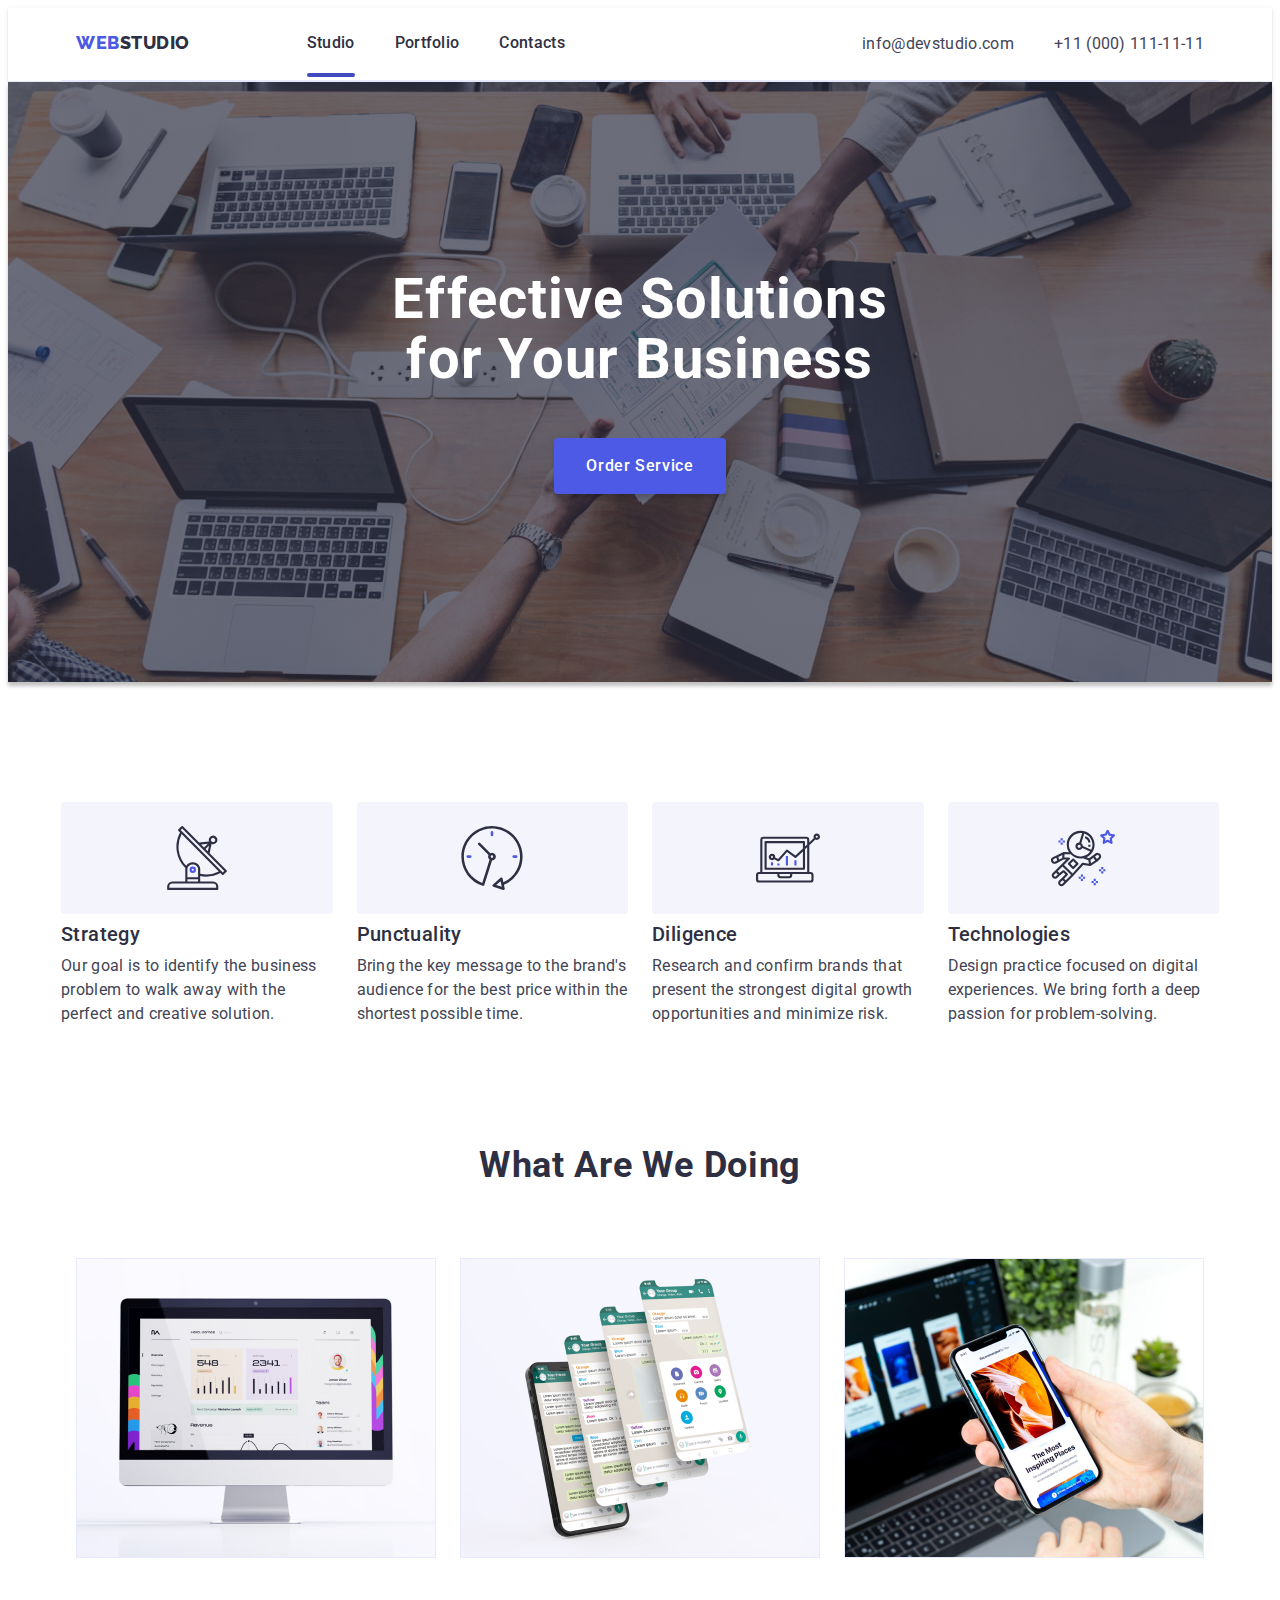
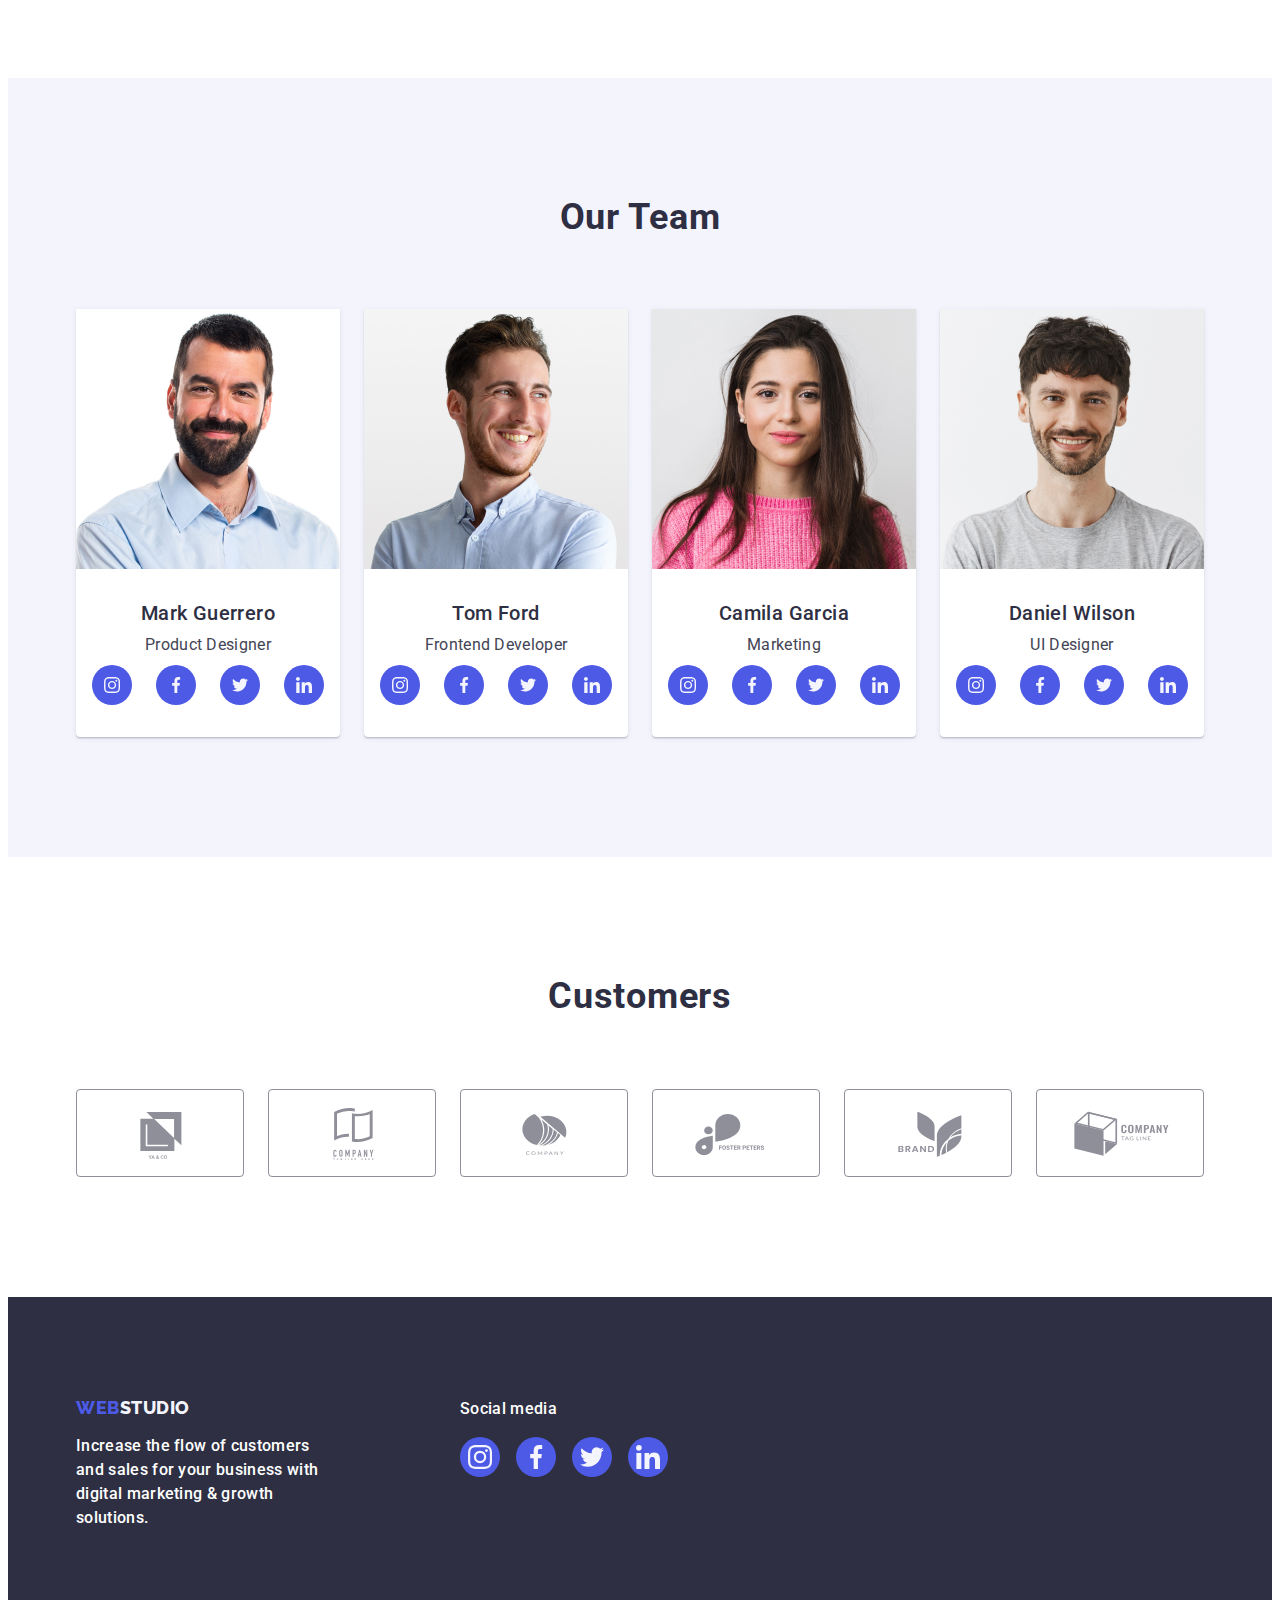
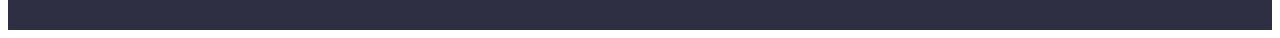
<file: index.html>
<!DOCTYPE html>
<html lang="en">
<head>
    <meta charset="UTF-8">
    <meta http-equiv="X-UA-Compatible" content="IE=edge">
    <meta name="viewport" content="width=device-width, initial-scale=1.0">
    <title>WebStudio</title>
    <link rel="preconnect" 
    href="https://fonts.googleapis.com">
    <link rel="preconnect" 
    href="https://fonts.gstatic.com" crossorigin>
    <link href="https://fonts.googleapis.com/css2?family=Roboto:wght@400;500;700&display=swap" rel="stylesheet">
    <link rel="preconnect" href="https://fonts.googleapis.com">
    <link rel="preconnect" href="https://fonts.gstatic.com" crossorigin>
    <link href="https://fonts.googleapis.com/css2?family=Raleway:wght@800&family=Roboto:wght@400;500;700&display=swap" rel="stylesheet">
  
    <link rel="stylesheet" href="https://cdnjs.cloudflare.com/ajax/libs/modern-normalize/1.1.0/modern-normalize.min.css"      integrity="sha512-wpPYUAdjBVSE4KJnH1VR1HeZfpl1ub8YT/NKx4PuQ5NmX2tKuGu6U/JRp5y+Y8XG2tV+wKQpNHVUX03MfMFn9Q=="      crossorigin="anonymous"      referrerpolicy="no-referrer"/>
    <link rel="stylesheet" href="./css/styles.css">
    
</head>
<body>
    <!--header section-->
    <header class="header">
        <div class="container top-line">
            <nav class="list nav-list">
                <a class="logo link" href="./index.html">Web<span class="logo-studio">Studio</span></a>
            
             <ul class="list link-list">
                <li class="description link-item"> 
                  <a class="header-nav-link link active" href="./index.html">Studio</a>
                </li>
                <li class="description link-item">
                  <a class="header-nav-link link" href="./portfolio.html">Portfolio</a>
                </li>
                <li class="description link-item">
                  <a class="header-nav-link link" href="">Contacts</a>
                </li>
             </ul>
            </nav>

            <address class="adress">
                <ul class="list adress-list">
                <li class="mailto" >
                    <a href="mailto:info@devstudio.com" class="link adress-link">info@devstudio.com</a>
                </li>
                <li> 
                    <a href="tel:+110001111111" class="link adress-link">+11 (000) 111-11-11</a>
                </li>
                </ul>
            </address>
        </div>
    </header>

    <main>
            <!--hero section-->
        <section class="hero" >
           <div class="container hero-contaimer">
                <h1 class="main-tittle main-tittle-light hero-tittle">
                Effective Solutions for Your Business 
                </h1>
                <button class="button button-text hero-button" type="button" data-modal-open>Order Service</button>
            </div>
        </section>

            <!--Feature section-->
            
        <section class="feature-section" >
            <div class="container feature-container">
                <h2 hidden class="sektion-tittl feature-tittle"> Our Feature</h2>
                <ul class="list feature-list-item ">
                    
                    <li class="feature-list">
                        <div class="  feature-box"> 
                        <svg  width="64" height="64">
                             <use href="./images/icons.svg#icon-antenna"></use>
                            </svg>
                        </div>
                        <h3 class="subtittle feature-item-tittle" >Strategy</h3>
                      
                        <p class="feature-item"> Our goal is to identify the business
                        problem to walk away with the perfect and creative solution. </p>
                   
                    </li>
                    <li class="feature-list">
                        <div class="feature-box"> 
                        <svg width="64" height="64">
                            <use href="./images/icons.svg#icon-clock"></use>
                           </svg>
                        </div>
                        <h3 
                        class="subtittle feature-item-tittle">Punctuality</h3>
                        <p class="feature-item">Bring the key message to the brand's audience for the best price within the shortest possible time.</p>
                    </li>
                    <li class="feature-list">
                        <div class="feature-box"> 
                            <svg width="64" height="64">
                            <use href="./images/icons.svg#icon-diagram"></use>
                           </svg>
                        </div>
                         <h3  
                        class="subtittle feature-item-tittle">Diligence</h3>
                        <p class="feature-item">Research and confirm brands that present the strongest digital growth opportunities and minimize risk.</p>
                    </li>
                    <li class="feature-list">
                        <div class="feature-box"> 
                            <svg width="64" height="64">
                            <use href="./images/icons.svg#icon-astronaut"></use>
                           </svg>
                        </div>
                        <h3
                        class="subtittle feature-item-tittle">Technologies</h3>
                        <p class="feature-item">Design practice focused on digital experiences. We bring forth a deep passion for problem-solving.</p>
                    </li>
               
                </ul>
            </div>  
            </section>
        
            <!--about-->
            <section class="about-section">
            <div class="container about-container">
                 <h2 class="sektion-tittl about-tittle">What are we doing</h2>
                <ul class="list about-card-set">
                    <li class="about-item">
                    <img  src="./images/about/img-1.jpg" alt="desktop" width="360" height="300">
                    </li>
                    <li class="about-item">
                    <img src="./images/about/img-2.jpg" alt="smartphone" width="360" height="300">            </li>
                    <li class="about-item">
                    <img src="./images/about/img-3.jpg" alt="application" width="360" height="300">
                    </li>
                </ul>
            </div>
            </section>

            <!--team-->
            <section class="team">
            <div class="container">
                <h2 class="sektion-tittl  team-tittl">Our Team</h2>
                <ul class="list team-list">
                <li class="team-item">
                   <img  src="./images/team/img-1.jpg" alt="Mark Guerrero" width="264" height="260">
                   <div class=" team-item-container">
                        <h3 
                        class="subtittle team-item-tittle">Mark Guerrero</h3>
                        <p class="team-item-name">Product Designer</p>
                       
                            <ul class="list social-link-container">
                                <li class="social-link-box" >
                                    <a class="social-item-box" href="">
                                    <svg class="link-icon" width="16" height="16" >
                                        <use href="./images/icons.svg#icon-instagram"></use>
                                       </svg> 
                                    </a>   
                                </li> 
        
                                <li class="social-link-box" >
                                    <a class="social-item-box" href="">
                                    <svg class="link-icon" width="16" height="16" >
                                        <use href="./images/icons.svg#icon-facebook"></use>
                                       </svg> 
                                    </a>    
                                </li>
                                <li class="social-link-box" >
                                    <a class="social-item-box" href="">
                                    <svg class="link-icon" width="16" height="16" >
                                        <use href="./images/icons.svg#icon-twitter"></use>
                                       </svg>
                                    </a>     
                                </li>
                                <li class="social-link-box" >
                                    <a class="social-item-box" href="">
                                    <svg class="link-icon" width="16" height="16" >
                                        <use href="./images/icons.svg#icon-linkedin"></use>
                                       </svg> 
                                    </a>    
                                </li>
                            </ul>

                    </div>
                </li>
                <li class="team-item">
                    <img src="./images/team/img-2.jpg" alt="Tom Ford" width="264" height="260">
                    <div class="team-item-container">
                        <h3 
                        class="subtittle team-item-tittle">Tom Ford</h3>
                        <p class="team-item-name">Frontend Developer</p>
                        <ul class="list social-link-container">
                            <li class="social-link-box" >
                                <a class="social-item-box" href="">
                                <svg class="link-icon" width="16" height="16" >
                                    <use href="./images/icons.svg#icon-instagram"></use>
                                   </svg> 
                                </a>   
                            </li> 
                          
                            <li class="social-link-box" >
                                <a class="social-item-box" href="">
                                <svg class="link-icon" width="16" height="16" >
                                    <use href="./images/icons.svg#icon-facebook"></use>
                                   </svg> 
                                </a>    
                            </li>
                            <li class="social-link-box" >
                                <a class="social-item-box" href="">
                                <svg class="link-icon" width="16" height="16" >
                                    <use href="./images/icons.svg#icon-twitter"></use>
                                   </svg>
                                </a>     
                            </li>
                            <li class="social-link-box" >
                                <a class="social-item-box" href="">
                                <svg class="link-icon" width="16" height="16" >
                                    <use href="./images/icons.svg#icon-linkedin"></use>
                                   </svg> 
                                </a>    
                            </li>
                        </ul>
                    </div>
                </li>
                <li class="team-item">
                    <img src="./images/team/img-3.jpg" alt="Camila Garcia" width="264" height="260">
                    <div class="team-item-container">
                        <h3 class="subtittle team-item-tittle">Camila Garcia</h3>
                        <p class="team-item-name"> Marketing</p>
                        <ul class="list social-link-container">
                            <li class="social-link-box" >
                                <a class="social-item-box" href="">
                                <svg class="link-icon" width="16" height="16" >
                                    <use href="./images/icons.svg#icon-instagram"></use>
                                   </svg> 
                                </a>   
                            </li> 
                            
                            <li class="social-link-box" >
                                <a class="social-item-box" href="">
                                <svg class="link-icon" width="16" height="16" >
                                    <use href="./images/icons.svg#icon-facebook"></use>
                                   </svg> 
                                </a>    
                            </li>
                            <li class="social-link-box" >
                                <a class="social-item-box" href="">
                                <svg class="link-icon" width="16" height="16" >
                                    <use href="./images/icons.svg#icon-twitter"></use>
                                   </svg>
                                </a>     
                            </li>
                            <li class="social-link-box" >
                                <a class="social-item-box" href="">
                                <svg class="link-icon" width="16" height="16" >
                                    <use href="./images/icons.svg#icon-linkedin"></use>
                                   </svg> 
                                </a>    
                            </li>
                        </ul>
                    </div>
                </li>
                <li class="team-item">
                    <img src="./images/team/img-4.jpg" alt="Daniel Wilson" width="264" height="260">
                    <div class="team-item-container">
                        <h3 class="subtittle team-item-tittle">Daniel Wilson</h3>
                         <p class="team-item-name">UI Designer</p>
                         <ul class="list social-link-container">
                            <li class="social-link-box">
                                <a class="social-item-box" href="">
                                <svg class="link-icon" width="16" height="16" >
                                    <use href="./images/icons.svg#icon-instagram"></use>
                                   </svg> 
                                </a>   
                            </li> 
                           
                            <li class="social-link-box" >
                                <a class="social-item-box" href="">
                                <svg class="link-icon" width="16" height="16" >
                                    <use href="./images/icons.svg#icon-facebook"></use>
                                   </svg> 
                                </a>    
                            </li>
                            <li class="social-link-box" >
                                <a class="social-item-box" href="">
                                <svg class="link-icon" width="16" height="16" >
                                    <use href="./images/icons.svg#icon-twitter"></use>
                                   </svg>
                                </a>     
                            </li>
                            <li class="social-link-box" >
                                <a class="social-item-box" href="">
                                <svg class="link-icon" width="16" height="16" >
                                    <use href="./images/icons.svg#icon-linkedin"></use>
                                   </svg> 
                                </a>    
                            </li>
                        </ul>
                    </div>
                </li>
                </ul>
            </div>     
            </section> 
            <!--customer-->
            <section class="section-customer">
                <div class="container " >
                    <h2 class="sektion-tittl customers-tittle">Customers</h2>
                    <ul class=" list customers-container">
                        <li class="customers-box">
                            <a class="customers-item" href="">
                            <svg class="logo-customers"
                                width="104" height="56">
                                    <use href="./images/icons.svg#icon-Logo-1"></use>
                                   </svg> 
                            </a>  
                        </li>
                        <li class="customers-box">
                            <a class="customers-item" href="">
                            <svg class="logo-customers"
                                width="104" height="56">
                                    <use href="./images/icons.svg#icon-Logo-2"></use>
                                   </svg> 
                            </a>  
                        </li>
                        <li class="customers-box">
                            <a class="customers-item" href="">
                            <svg class="logo-customers"
                                width="104" height="56">
                                    <use href="./images/icons.svg#icon-Logo-3"></use>
                                   </svg> 
                            </a>  
                        </li>
                        <li class="customers-box">
                            <a class="customers-item" href="">
                            <svg class="logo-customers"
                                width="104" height="56">
                                    <use href="./images/icons.svg#icon-Logo-4"></use>
                                   </svg> 
                            </a>  
                        </li>
                        <li class="customers-box">
                            <a class="customers-item" href="">
                            <svg class="logo-customers"
                                width="104" height="56">
                                    <use href="./images/icons.svg#icon-Logo-5"></use>
                                   </svg> 
                            </a>  
                        </li>
                        <li class="customers-box">
                            <a class="customers-item" href="">
                            <svg class="logo-customers"
                                width="104" height="56">
                                    <use href="./images/icons.svg#icon-Logo-6"></use>
                                   </svg> 
                            </a>  
                        </li>
                    </ul>
                </div>
            </section>
      
    </main>

        <!--footer section-->
    <footer class="footer">
      <div class="container footer-box">
        <div class="footer-container">
            <a class="link logo footer-reset" href="./index.html">Web<span class="logo-studio-light">Studio</span></a>
            <p class="description footer-item">Increase the flow of customers and sales for your business with digital marketing & growth solutions.</p>
        </div>
        <div class="container-footer-social">
            <p class="description footer-social">Social media</p>
            <ul class="list social-footerlink-container">
                <li class="social-link-box" >
                    <a class="social-item-footerbox" href="">
                    <svg class="link-icon" width="24" height="24" >
                        <use href="./images/icons.svg#icon-instagram"></use>
                       </svg> 
                    </a>   
                </li> 
             
                <li class="social-link-box" >
                    <a class="social-item-footerbox" href="">
                    <svg class="link-icon" width="24" height="24" >
                        <use href="./images/icons.svg#icon-facebook"></use>
                       </svg> 
                    </a>    
                </li>
                <li class="social-link-box" >
                    <a class="social-item-footerbox" href="">
                    <svg class="link-icon" width="24" height="24" >
                        <use href="./images/icons.svg#icon-twitter"></use>
                       </svg>
                    </a>     
                </li>
                <li class="social-link-box" >
                    <a class="social-item-footerbox" href="">
                    <svg class="link-icon" width="24" height="24" >
                        <use href="./images/icons.svg#icon-linkedin"></use>
                       </svg> 
                    </a>    
                </li>
            </ul>
        </div>
    </div>
    </footer>

     <!--modal-->
<div class="backdrop is-hidden" data-modal>
    <div class="modal">
        <button class="modal-close-btn"  type="button" data-modal-close>
        <svg class="modal-close-icon" width="8" height="8" >
            <use href="./images/icons.svg#icon-close-btn"></use>
           </svg> 
        </button>
    </div>
</div>
<script src="./js/modal.js"></script>
</body>

</html>
</file>
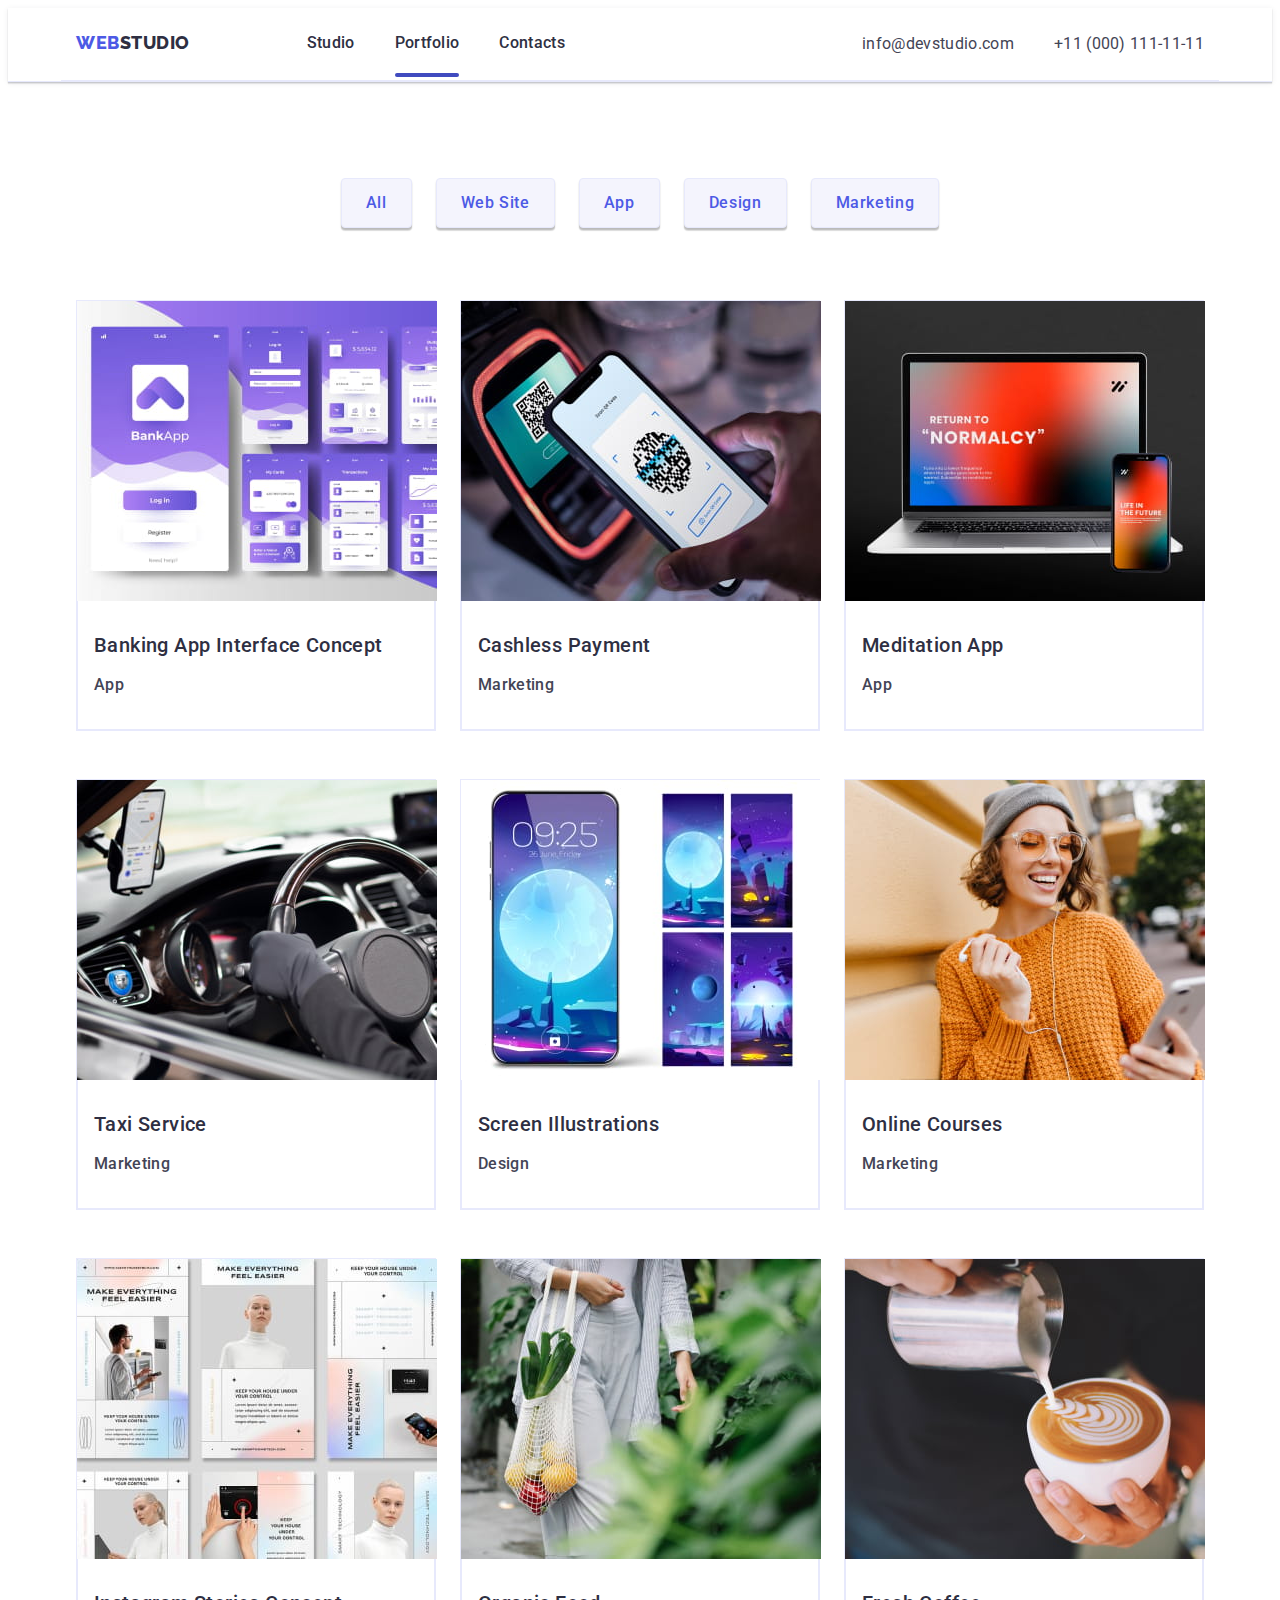
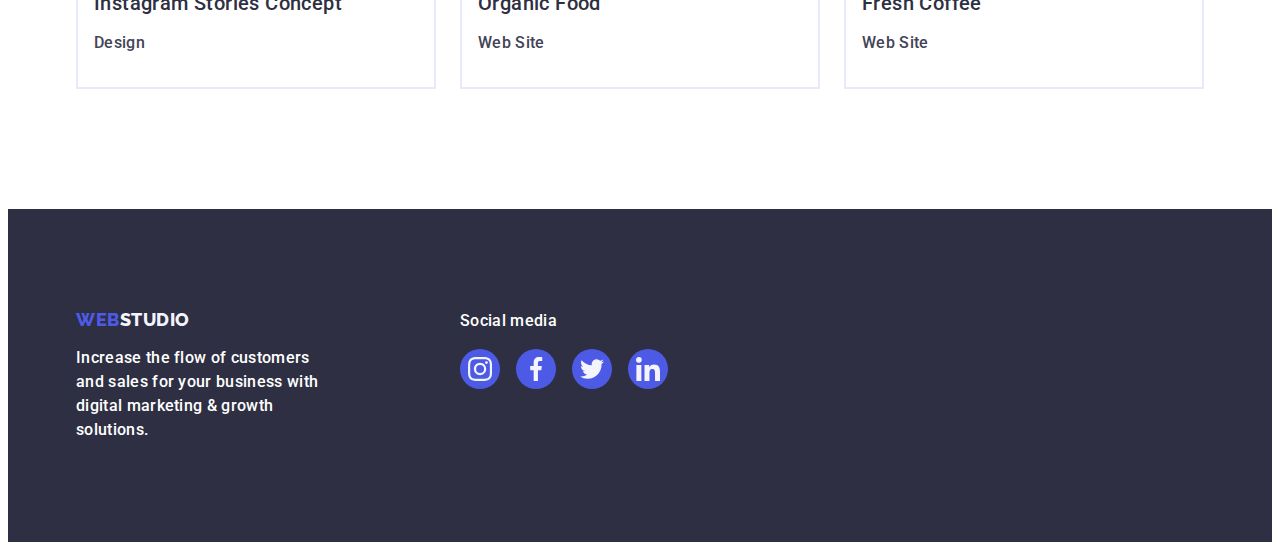
<file: portfolio.html>
<!DOCTYPE html>
    <html lang="en">
    <head>
        <meta charset="UTF-8">
        <meta http-equiv="X-UA-Compatible" content="IE=edge">
        <meta name="viewport" content="width=device-width, initial-scale=1.0">
        <title>Portfolio</title>
        <link rel="preconnect" 
    href="https://fonts.googleapis.com">
    <link rel="preconnect" 
    href="https://fonts.gstatic.com" crossorigin>
    <link href="https://fonts.googleapis.com/css2?family=Roboto:wght@400;500;700&display=swap" rel="stylesheet">
    <link rel="preconnect" href="https://fonts.googleapis.com">
    <link rel="preconnect" href="https://fonts.gstatic.com" crossorigin>
    <link href="https://fonts.googleapis.com/css2?family=Raleway:wght@800&family=Roboto:wght@400;500;700&display=swap" rel="stylesheet">
    <link rel="stylesheet"      href="https://cdnjs.cloudflare.com/ajax/libs/modern-normalize/1.1.0/modern-normalize.min.css"      integrity="sha512-wpPYUAdjBVSE4KJnH1VR1HeZfpl1ub8YT/NKx4PuQ5NmX2tKuGu6U/JRp5y+Y8XG2tV+wKQpNHVUX03MfMFn9Q=="      crossorigin="anonymous"      referrerpolicy="no-referrer"/>
    <link rel="stylesheet" href="./css/styles.css">
    </head>

    <body>
    <!--header section-->
    <header class="header">
        <div class="container top-line">
            <nav class="list nav-list">
                <a class="logo link" href="./index.html">Web<span class="logo-studio">Studio</span></a>
            
            <ul class="list link-list">
                <li class="description link-item"> 
                   <a class="header-nav-link link" href="./index.html ">Studio</a>
                </li>
                <li class="description link-item">
                   <a class="header-nav-link link active" href="./portfolio.html">Portfolio</a>
                </li>
                <li class="description link-item">
                   <a class="header-nav-link link" href="">Contacts</a>
                </li>
            </ul>
            </nav>

            <address class="adress">
                <ul class="list adress-list">
                <li class="mailto" >
                    <a href="mailto:info@devstudio.com" class="link adress-link">info@devstudio.com</a>
                    
                </li>
                <li>
                    <a href="tel:+110001111111" class="link adress-link">+11 (000) 111-11-11</a>
                </li>
                </ul>
            </address>
        </div>
    </header>

          <main>
            
            <!--portfolio section-->
                <section class="portfolio-section">
                    <div class="container">
                    <h1 hidden class="main-tittle">Our Feature</h1>
                    <ul class="list btn-portfolio-list ">
                        <li>
                        <button  class="button-light button-text btn-portfolio" type="button">All</button>
                        </li>
                        <li>
                         <button   class="button-text button-light btn-portfolio" type="button">Web Site</button>
                        </li>
                        <li>
                         <button   class="button-text button-light
                         btn-portfolio" type="button">App</button>
                        </li>
                        <li>
                         <button class="button-light button-text btn-portfolio" type="button">Design</button>
                         </li>
                        <li>
                        <button           class="button-light button-text btn-portfolio" type="button">Marketing</button>
                        </li>
                    </ul>
                   
                    
                <ul class="list container-portfolio">
                    <li class="card-box" >
                        <a class=" link link-portfolio " href="">
                           <div class="overlay">
                           <img src="./images/portfolio/img-a1.jpg" alt="Banking App Interface Concept" width="360" height="300">
                   
                           <p class="description overlay-text">
                           14 Stylish and User-Friendly App Design Concepts · Task Manager App · Calorie
                           Tracker App · Exotic Fruit Ecommerce App · Cloud Storage App
                           </p>  
                           </div>
                           <div class="card-text-box">
                           <h2 class="subtittle card-box-tittle">Banking App Interface Concept</h2>
                           <p class="description">App</p>
                           </div>
                        </a>
                    </li>
                    <li class="card-box">
                        <a class="link link-portfolio" href="">
                           <div class="overlay">
                           <img src="./images/portfolio/img-m1.jpg" alt="Cashless Payment" width="360" height="300">
                           <p class="description overlay-text">
                              14 Stylish and User-Friendly App Design Concepts · Task Manager App · Calorie
                              Tracker App · Exotic Fruit Ecommerce App · Cloud Storage App
                            </p>
                          </div>
                       
                          <div class="card-text-box">
                          <h2 class="subtittle card-box-tittle">Cashless Payment</h2>
                          <p class="description">Marketing
                        </p>
                        </div>
                      </a>
                    </li>
                    <li class="card-box">
                        <a class="link link-portfolio" href="">
                          <div class="overlay">  
                          <img src="./images/portfolio/img-a2.jpg" alt="Meditation App" width="360" height="300">
                            <p class="description overlay-text">
                              14 Stylish and User-Friendly App Design Concepts · Task Manager App · Calorie
                              Tracker App · Exotic Fruit Ecommerce App · Cloud Storage App
                            </p>
                          </div>
                        
                          <div class="card-text-box">
                          <h2 class="subtittle card-box-tittle">Meditation App</h2>
                          <p class="description">App</p>
                          </div>
                    </a>
                    </li>
                    <li class="card-box">
                        <a class="link link-portfolio" href="">
                           <div class="overlay">
                           <img src="./images/portfolio/img-m2.jpg" alt="Taxi Service" width="360" height="300">
                            <p class="description overlay-text">
                              14 Stylish and User-Friendly App Design Concepts · Task Manager App · Calorie
                              Tracker App · Exotic Fruit Ecommerce App · Cloud Storage App
                            </p>
                           </div>
                        
                           <div class="card-text-box">
                           <h2 class="subtittle card-box-tittle">Taxi Service</h2>
                           <p class="description">Marketing</p>
                           </div>
                    </a>
                    </li>
                    <li class="card-box">
                        <a class="link link-portfolio" href="">
                           <div class="overlay">
                            <img src="./images/portfolio/img-d1.jpg" alt="Screen Illustrations" width="360" height="300">
                     
                            <p class="description overlay-text">
                              14 Stylish and User-Friendly App Design Concepts · Task Manager App · Calorie
                              Tracker App · Exotic Fruit Ecommerce App · Cloud Storage App
                            </p>
                           </div>
                      
                           <div class=" card-text-box">
                           <h2 class="subtittle card-box-tittle">Screen Illustrations</h2> 
                           <p class="description">Design</p>
                           </div>
                    </a>
                    </li>
                    <li class="card-box">
                        <a class="link link-portfolio" href="">
                           <div class="overlay">
                             <img src="./images/portfolio/img-m3.jpg" alt="Online Courses" width="360" height="300">
                             <p class="description overlay-text">14 Stylish and User-Friendly App Design Concepts · Task Manager App · Calorie
                             Tracker App · Exotic Fruit Ecommerce App · Cloud Storage App</p>
                           </div>
                         
                           <div class="card-text-box">
                            <h2 class="subtittle card-box-tittle">Online Courses</h2>
                            <p class="description">Marketing</p>
                           </div>
                    </a>
                    </li>
                    <li class="card-box">
                       <a class="link link-portfolio" href="">
                         <div class="overlay">
                         <img src="./images/portfolio/img-d2.jpg" alt="Instagram Stories Concept" width="360" height="300">
                         <p class="description overlay-text">14 Stylish and User-Friendly App Design Concepts · Task Manager App · Calorie
                         Tracker App · Exotic Fruit Ecommerce App · Cloud Storage App</p>
                         </div>
                         <div class="card-text-box">
                         <h2 class="subtittle card-box-tittle">Instagram Stories Concept</h2>
                         <p class="description">Design</p>
                        </div>
                 
                </a> 
                   </li>
                    <li class="card-box">
                        <a class="link link-portfolio" href="">
                           <div class="overlay">
                           <img src="./images/portfolio/img-w1.jpg" alt="Organic Food" width="360" height="300">
                           <p class="description overlay-text">14 Stylish and User-Friendly App Design Concepts · Task Manager App · Calorie
                            Tracker App · Exotic Fruit Ecommerce App · Cloud Storage App</p>
                            </div>   
                            <div class="card-text-box">
                            <h2 class="subtittle card-box-tittle">Organic Food</h2>
                            <p class="description">Web Site</p>
                            </div>
                         
                    </a>
                    </li>
                    <li class="card-box">
                        <a class="link link-portfolio" href="">
                           <div class="overlay">
                             <img src="./images/portfolio/img-w2.jpg" alt="Fresh Coffee" width="360" height="300">
                             <p class="description overlay-text">14 Stylish and User-Friendly App Design Concepts · Task Manager App · Calorie
                             Tracker App · Exotic Fruit Ecommerce App · Cloud Storage App</p>
                            </div>
                            <div class="card-text-box">
                             <h2 class="subtittle card-box-tittle"> Fresh Coffee</h2>
                            <p class="description">Web Site</p>
                            </div>
                        
                    </a>
                    </li>
                </ul>  
            </div>             
                </section>
           
          </main>
          <!--footer section-->
          <footer class="footer">
            <div class="container footer-box">
              <div class="footer-container">
                  <a class="link logo footer-reset" href="./index.html">Web<span class="logo-studio-light">Studio</span></a>
                  <p class="description footer-item">Increase the flow of customers and sales for your business with digital marketing & growth solutions.</p>
              </div>
              <div class="container-footer-social">
                  <p class="description footer-social">Social media</p>
                  <ul class="list social-footerlink-container">
                      <li class="social-link-box" >
                          <a class="social-item-footerbox" href="">
                          <svg class="link-icon" width="24" height="24" >
                              <use href="./images/icons.svg#icon-instagram"></use>
                             </svg> 
                          </a>   
                      </li> 
                   
                      <li class="social-link-box" >
                          <a class="social-item-footerbox" href="">
                          <svg class="link-icon" width="24" height="24" >
                              <use href="./images/icons.svg#icon-facebook"></use>
                             </svg> 
                          </a>    
                      </li>
                      <li class="social-link-box" >
                          <a class="social-item-footerbox" href="">
                          <svg class="link-icon" width="24" height="24" >
                              <use href="./images/icons.svg#icon-twitter"></use>
                             </svg>
                          </a>     
                      </li>
                      <li class="social-link-box" >
                          <a class="social-item-footerbox" href="">
                          <svg class="link-icon" width="24" height="24" >
                              <use href="./images/icons.svg#icon-linkedin"></use>
                             </svg> 
                          </a>    
                      </li>
                  </ul>
              </div>
          </div>
          </footer>
      

    </body>
    </html>
</file>
<file: css/styles.css>
:root {
    /*--font--*/
--primary-font: "Roboto",  sant-serif;
--secondary-font: "Raleway", sant-serif;
    
    /*--color--*/
--btn-color-iris: #4d5ae5;
--btn-color-okean: #404BBF;
--text-color: #434455;
--main-header-color: #2e2f4;
--white-color: #fff;
--backgraund-light: #f4f4fD;
--backgraund-dark: #2E2F42;
--leinercoolor: #E7E9FC;
--background-green: #31D0AA; 
--helper-text: #8E8F99;

    /*--other--*/
--anim-fast: 250ms;
}
* {
    box-sizing: border-box;
}

/*--base styles--*/

body {
    font-family:"Roboto",sans-serif;
    font-size: 16px;
    font-weight: 400;
    font-style: normal;
    line-height: 1.5;
    letter-spacing: 0.02em;
    text-decoration: none;
    text-transform: none;
    color: var(--text-color);
    background-color: var(--white-color);
    
}
 /*--reset start--*/
h1,
h2, 
h3, 
h4, 
h5, 
h6, 
p {
    margin: 0px;
}
button {
    cursor: pointer;
}

ul {
    display: flex;

}
img {
    display: block;
    max-width: 100%;
    height: auto;
      }
     
.list {
    list-style: none;
    margin: 0px;
    padding: 0px;
}

.link {
    text-decoration: none; 
}

div {

}

.main-tittle {
	font-size: 56px;
	font-family:var(--primary-font);
	font-weight: 700;
	font-style: normal;
	line-height: 1.07;
	letter-spacing: 0.02em;
	text-decoration: none;
	text-transform: none;
    text-align: center;
}

.main-tittle-light {
    color:#FFFFFF;
}

.sektion-tittl {
	font-size: 36px;
	font-family:var(--primary-font);
	font-weight: 700;
	font-style: normal;
	line-height: 1.1;
	letter-spacing: 0.02em;
	text-decoration: none;
	text-transform: capitalize;
    text-align: center;
    color: var(--backgraund-dark);
}

.subtittle {
	font-size: 20px;
	font-family:var(--primary-font);
	font-weight: 500;
	font-style: normal;
	letter-spacing: 0.02em;
	text-decoration: none;
	text-transform: none;
    line-height: 1.2; 
    text-align: center;
  
    color: var(--backgraund-dark);
    
}

.description {
	font-size: 16px;
	font-family:var(--primary-font);
	font-weight: 500;
	font-style: normal;
	line-height: 1.5;
	letter-spacing: 0.02em;
	text-decoration: none;
	text-transform: none;
    color: var(--text-color);
}

.button-text {
	font-family: inherit;
    font-size: 16px;
	font-weight: 500;
	font-style: normal;
	line-height: 1.5;
	letter-spacing: 0.04em;
	text-decoration: none;
	text-transform: none;
    color: var(--white-color);
}

.small-text {
	font-size: 12px;
	font-family: var(--primary-font);
	font-weight: 400;
	font-style: normal;
	line-height: 1.17;
	letter-spacing: 0.04em;
	text-decoration: none;
	text-transform: none;
}

.header {
    border-bottom: 1px solid var(--leinercoolor);
    box-shadow: 0px 2px 1px rgba(46, 47, 66, 0.08), 0px 1px 1px rgba(46, 47, 66, 0.16), 0px 1px 6px rgba(46, 47, 66, 0.08);
 }

.top-line {
    display: flex;
    justify-content: space-between;
    align-items: baseline;
    border-bottom: 1px solid #E7E9FC;
}

.nav-list {
    display: flex;
    max-width: 564px;
    padding-bottom: 24px;
    gap: 40px;
    align-items: center;
}

.logo {
    font-family: "Raleway", sans-serif;
    font-style: normal;
    font-weight: 800;
    font-size: 18px;
    line-height: 1.17;
    text-transform: uppercase;
    text-decoration: none;

    color: var(--btn-color-iris);
    display: flex;
    letter-spacing: 0.03em;
    flex-direction: row;
    align-items: center;
    margin-right: 76px;
}

.logo-studio {
    width: 71px;
    color:var(--backgraund-dark);
    text-transform: uppercase;
}

.logo-studio-light {
    color:var(--backgraund-light);
    text-transform: uppercase;
}

.header-nav-link {
    position: relative;
    color: var(--backgraund-dark);
    padding-top: 24px;
    padding-bottom: 24px;
   
    transition: color 250ms cubic-bezier(0.4, 0, 0.2, 1);
}

.header-nav-link:hover,
.header-nav-link:focus, 
.adress-link:hover,
.adress-link:focus {
    color: var(--btn-color-okean);
} 

 {
   
}

.active::after {
    color: var(--btn-color-okean);
    content: "";
    display: inline-block;
    position: absolute;
    bottom: -1px;
    left: 0px;
  
    width: 100%;
    height: 4px;
    border-radius: 2px;
    box-sizing: border-box;
    background-color: var(--btn-color-okean);
}


.link-list {
    display: flex;
    gap: 40px;
    margin-right: auto;
}

.link-item {
    color: var(--backgraund-dark);
    text-decoration: none;  
    gap: 40px;
   }

   .adress-link {
    text-decoration: none;
    color: var(--text-color);
    transition: color 250ms cubic-bezier(0.4, 0, 0.2, 1);
}

.adress {
    display: block;
    max-width: 347px;
    margin: 0px;
    font-style: normal; 
}  

.adress-list {
    padding-top: 24px;
    padding-bottom: 24px; 
}

.mailto {
    margin-right: 40px;
}

.button {

    display: block;
    flex-direction: row;
    align-items: center;
    padding: 16px 32px;
    margin: 0px auto;
    gap: 10px;
    min-width: 169px;
    height: 56px;
    border: none;
        
    background:var(--btn-color-iris);
    box-shadow: 0px 4px 4px rgba(0, 0, 0, 0.15);
    border-radius: 4px;
    transition: backgraund-color var(--anim-fast), cubic-bezier(0.4, 0, 0.2, 1);   
    }
   
    .button-light { 
        color: var(--btn-color-iris);
        background:var(--backgraund-light);
    }

    .button:hover, 
    .button:focus, 
    .button-light:hover, 
    .button-light:focus {
        background-color:var(--btn-color-okean);
        color: var(--white-color);
    }


 /*---main content---*/
    
.box {
    border: 5px solid var(--white-color);
}
.container {
    width: 1158px;
    padding: 0 15px; 
    margin: 0 auto; 
}

/*----index.html-----*/
.hero {
    max-width: 1440px;
    height: 600px;
    padding: 188px 0px;
    line-height: 1.07;
    align-items: center;
    background-repeat: no-repeat;
   
    background-color: var(--backgraund-dark);
    background-image: linear-gradient(rgba(46, 47, 66, 0.7), rgba(46, 47, 66, 0.7)), url(../images/hero/people-office.jpg);
    background-size: cover;
    background-position: center;
    margin-right: auto;
    margin-left: auto;

    box-shadow: 0px 4px 4px rgba(0, 0, 0, 0.25);   
}

.hero-contaimer {
    background: transparent;
}

.hero-tittle {
    max-width: 496px; 
    margin: 0px auto;
    text-align: center;    
}

.hero-button {
    display: block;
    margin-top: 48px;
    transition: background-color 250ms cubic-bezier(0.4, 0, 0.2, 1);
}

/*--featufe*/

.feature-section {
    padding: 120px 0px;   
}

.feature-container {
    margin: 0px auto;
    padding: 0px;     
}

.feature-tittle {
 margin: 0px;
}

.feature-list-item {
   display: flex;
   justify-content: space-between;
   gap: 24px;    
}

.feature-list {
    width: calc((100% - 72px)/4);
}

.feature-box {
    display: flex;
    align-items: center;
    justify-content: center;
    height: 112px;
    background-color: var(--backgraund-light);
    border-radius: 4px;
    margin-bottom: 8px;
}

 
.feature-item-tittle {
    margin-bottom: 8px;
    text-align: left;
}

/*---about---*/

.about-section {

}
.about-container {
   
}
    
.about-tittle {
    margin-top: 0px;
    margin-bottom: 72px;
}

.about-card-set {
    display: flex;
    flex-wrap: wrap;
    padding-bottom: 120px;
    gap: 24px;
      }
.about-item {
    flex-basis: calc((100% - 48px)/3);
    }
    
    /*---team---*/

.team {
    background:var(--backgraund-light);
    margin: 0px auto;
    padding: 120px 0px;
}

.team-container {
    padding: 32px 0px; 
    background:var(--backgraund-light);
}
.team-item {
    width: calc((100% - 72px)/4);

    box-shadow: 0px 1px 6px rgba(46, 47, 66, 0.08), 0px 1px 1px rgba(46, 47, 66, 0.16), 0px 2px 1px rgba(46, 47, 66, 0.08);
    border-radius: 0px 0px 4px 4px;
    background-color: var(--white-color);
}

.team-tittl {
    margin-bottom: 72px;
    align-items: center;
}
.team-item-container {
    padding: 32px 0px;
}

.team-list {
    display: flex;
    gap: 24px;
}

.team-item-tittle {
    margin-bottom: 8px;
    align-items: center;
}

.social-link-container {
    display: flex;
    flex-direction: row;
    justify-content: center;
    align-items: center;
    gap: 24px;
    margin-top: 8px;
    height: 40px;
}

.social-link-box {
    width: 40px;
    height: 40px;
 }

.social-item-box {
    display: flex;
    align-items: center;
    justify-content: center;
    border-radius: 50%;
    width: 100%;
    height: 100%;
    background: var(--btn-color-iris);   
    transition: background-color 250ms cubic-bezier(0.4, 0, 0.2, 1)
}

.social-item-box:hover,
.social-item-box:focus {
    background-color: var(--btn-color-okean);
}

.link-icon {
    fill: var(--backgraund-light);
}


.team-item-img {

}
.team-item-name {
    text-align: center;

}
.team-item-function {

}

/*---Customers--*/

.customers-tittle {
    margin-bottom: 72px;
}

.section-customer {
    padding: 120px 0px;
}

.customers-container {
    display: flex;
    gap: 24px;
}

.customers-box {
    width: calc((100% - 120px) / 6);
    height: 88px;
    /*padding: 16px 32px;*/
}

.customers-item {
    display: flex;
    align-items: center;
    justify-content: center;
    width: 100%;
    height: 100%;
    border: 1px solid var(--helper-text);
    border-radius: 4px;
    color: var(--helper-text);
    transition: border-color 250ms cubic-bezier(0.4, 0, 0.2, 1), color 250ms cubic-bezier(0.4, 0, 0.2, 1);
}

.customers-item:hover,
.customers-item:focus {
    border: 1px solid var(--btn-color-okean);
    color: var(--btn-color-okean);
}

.logo-customers {
    fill: currentColor;
}
 /*--footer--*/

.footer { 
    margin: 0px auto;
    padding: 100px 0px;
    background: var(--backgraund-dark)
    }

.footer-box {
    display: flex;
    flex-direction: row;
    align-items: baseline;
}

.footer-container {
    width: 264px;
    gap: 16px;
    background: var(--backgraund-dark);
    padding: 0px;
    margin-right: 120px;
}

.footer-reset {
    display: inline-block;
    margin-bottom: 16px;   
}
.footer-item {
    padding: 0px;
    color: var(--white-color);
}
.container-footer-social {
    width: 264px;
    gap: 16px;
    background: var(--backgraund-dark);
    padding: 0px;
}
.social-footerlink-container {
    display: flex;
    flex-direction: row;
    align-items: center;  
    gap: 16px;
    margin-top: 8px;
    height: 40px; }

.footer-social {
    color: var(--white-color);
    margin-bottom: 16px;
}

.social-item-footerbox {
    display: flex;
    align-items: center;
    justify-content: center;
    border-radius: 50%;
    width: 100%;
    height: 100%; 
    background: var(--btn-color-iris);
    transition: background-color 250ms cubic-bezier(0.4, 0, 0.2, 1);
}

.social-item-footerbox:hover,
.social-item-footerbox:focus {
    background-color: var(--background-green);
}

/*---modal---*/

.backdrop {
    position: fixed;
    top: 0px;
    left: 0px;
    width: 100%;
    height: 100%;
    background: rgba(46, 47, 66, 0.4);
    transition: opacity 250ms cubic-bezier(0.4, 0, 0.2, 1), visibility 250ms cubic-bezier(0.4, 0, 0.2, 1); 
}

.is-hidden {
    opacity: 0;
    pointer-events: none;
    visibility: hidden;
}

.modal {
    position: absolute;
    width: 408px;
    min-height: 576px;
    left: 50%;
    top: 50%;
    transform: translateX(-50%) translateY(-50%);

    background: #FCFCFC;
    box-shadow: 0px 1px 1px rgba(0, 0, 0, 0.14), 0px 1px 3px rgba(0, 0, 0, 0.12), 0px 2px 1px rgba(0, 0, 0, 0.2);
    border-radius: 4px;
    transition: transform 250ms cubic-bezier(0.4, 0, 0.2, 1);
}

.modal-close-btn {    
    position: absolute;
    display: flex;
    align-items: center;
    justify-content: center;
    padding: 0px;
    width: 24px;
    height: 24px;
    right: 24px;
    top: 24px;
    border: 1px solid rgba(0, 0, 0, 0.1); 
    border-radius: 50%;
    background-color: var(--leinercoolor);
    transition: background-color 250ms cubic-bezier(0.4, 0, 0.2, 1), border 250ms cubic-bezier(0.4, 0, 0.2, 1);
}

.modal-close-btn:hover,
.modal-close-btn:focus {
    fill: var(--white-color);
    background-color: var(--btn-color-okean);
    border: none;
}

.modal-close-icon {
    transition: fill 250ms cubic-bezier(0.4, 0, 0.2, 1); 
}
.modal-close-icon:hover
.modal-close-icon:focus {
   
}
    
/*-----portfolio-----*/

.portfolio-section {
    padding: 96px 0px 120px;
}

.btn-portfolio-list {
    justify-content: center;
    flex-basis: 586px;
    gap: 24px;
    margin-bottom: 72px;
}

.btn-portfolio {
    padding: 12px 24px;
    border: 1px solid var(--leinercoolor);
    background: var(--backgraund-light);
    box-shadow: 0px 3px 1px rgba(0, 0, 0, 0.1), 0px 2px 1px rgba(0, 0, 0, 0.08), 0px 2px 2px rgba(0, 0, 0, 0.12);
    border-radius: 4px;
    transition: color 250ms cubic-bezier(0.4, 0, 0.2, 1), background-color 250ms cubic-bezier(0.4, 0, 0.2, 1), border-color 250ms cubic-bezier(0.4, 0, 0.2, 1), box-shadow 250ms cubic-bezier(0.4, 0, 0.2, 1);
}

.btn-portfolio:hover,
.btn-portfolio:focus {
    border: 1px solid transparent;
}

.container-portfolio {
    display: flex;
    flex-wrap: wrap;
    row-gap: 48px;
    column-gap: 24px;
}

.link-portfolio {
    box-shadow: 0px 1px 6px rgba(46, 47, 66, 0.08), 0px 1px 1px rgba(46, 47, 66, 0.16), 0px 2px 1px rgba(46, 47, 66, 0.08);
  
    transition: box-shadow 250ms cubic-bezier(0.4, 0, 0.2, 1);
}

.card-box {
    width: calc((100% - 48px)/3); 
    border: 1px solid var(--leinercoolor);
}

.link-portfolio:hover .overlay-text,
.link-portfolio:focus .overlay-text
{
    transform: translateY(0%);
}

.thumb {

}
.overlay {
    position: relative;
    overflow: hidden;
    width: 360px;
    
    top: 0px;
    left: 0px;
 }
    
.overlay-text {
    position: absolute;
    top: 0px;
    width: 100%;
    height: 100%;
    padding: 40px 32px;
    background-color: var(--btn-color-iris);
  
    color: var(--backgraund-light);
    transform: translateY(100%);
    transition: transform 250ms cubic-bezier(0.4, 0, 0.2, 1);
}
    

.card-text-box {
    display: flex;
    flex-direction: column;
    align-items: flex-start;
    padding: 32px 16px;
    border: 1px solid var(--leinercoolor);
    border-top: none;
    gap: 8px;
    max-width: 360px;        
    flex-basis: 360px;
}

.card-box-tittle {
    margin-bottom: 8px;
}

.adress-item {}


.about {
   background-color: var(--backgraund-light);
}
</file>
